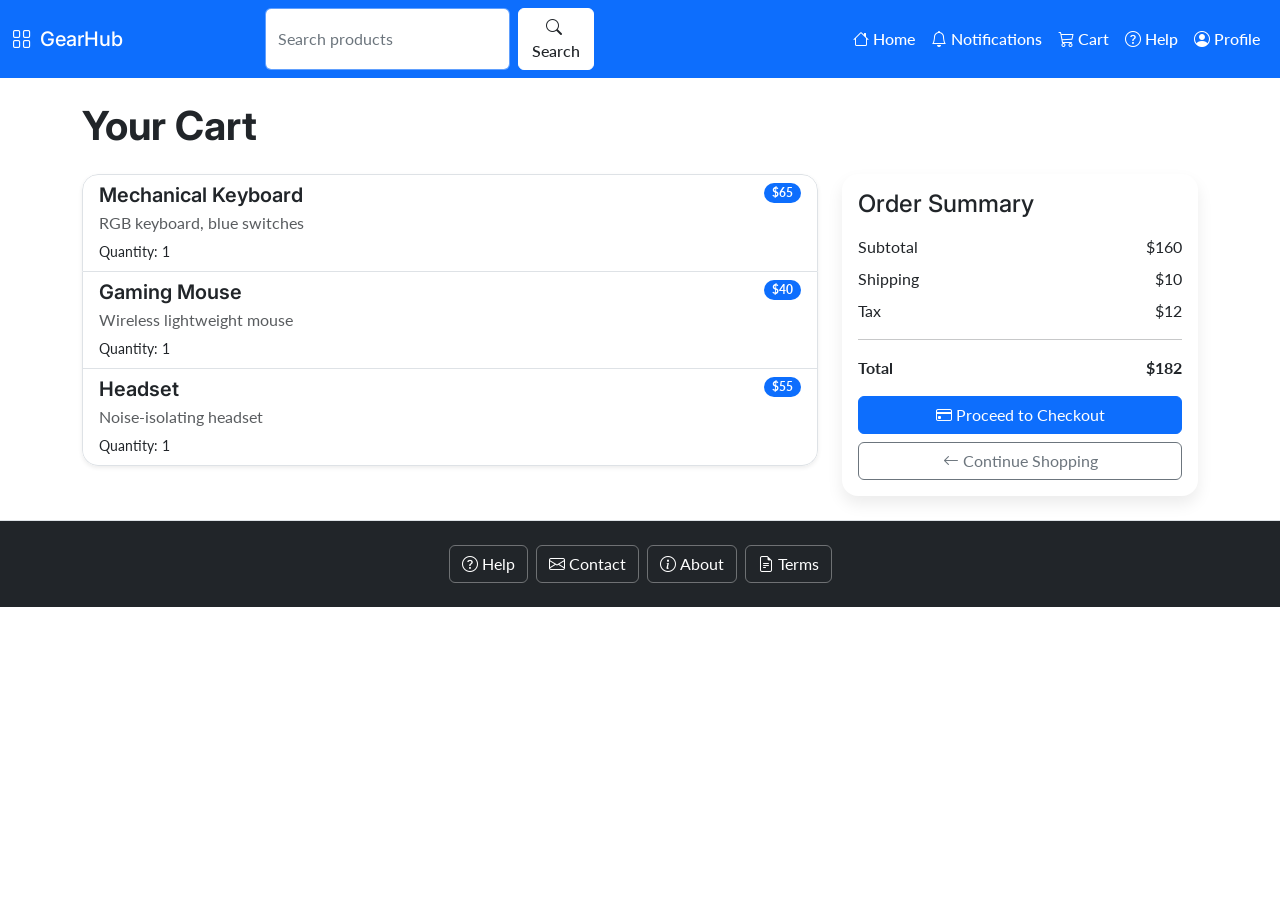
<file: cart.html>
<!DOCTYPE html>
<html lang="en">
<head>
  <meta charset="UTF-8" />
  <meta name="viewport" content="width=device-width, initial-scale=1.0" />
  <title>Cart</title>

  <link
    href="https://cdn.jsdelivr.net/npm/bootstrap@5.3.3/dist/css/bootstrap.min.css"
    rel="stylesheet"
  />
  <link
    rel="stylesheet"
    href="https://cdn.jsdelivr.net/npm/bootstrap-icons@1.11.3/font/bootstrap-icons.min.css"
  />
  <link rel="preconnect" href="https://fonts.googleapis.com" />
  <link rel="preconnect" href="https://fonts.gstatic.com" crossorigin />
  <link
    href="https://fonts.googleapis.com/css2?family=Inter:wght@600;700&family=Lato:wght@400;500&display=swap"
    rel="stylesheet"
  />

  <link rel="stylesheet" href="styles.css" />
</head>
<body>

  <nav class="navbar navbar-expand-lg navbar-dark">
    <div class="container-fluid">
      <a class="navbar-brand" href="index.html"><i class="bi bi-grid me-2"></i>GearHub</a>

      <button
        class="navbar-toggler"
        type="button"
        data-bs-toggle="collapse"
        data-bs-target="#mainNavbar"
        aria-controls="mainNavbar"
        aria-expanded="false"
        aria-label="Toggle navigation"
      >
        <span class="navbar-toggler-icon"></span>
      </button>

      <div class="collapse navbar-collapse" id="mainNavbar">
        <form class="d-flex mx-lg-auto my-2 my-lg-0" role="search">
          <input class="form-control me-2" type="search" placeholder="Search products" aria-label="Search products" />
          <button class="btn btn-search" type="submit">
            <i class="bi bi-search me-1"></i><span>Search</span>
          </button>
        </form>

        <ul class="navbar-nav ms-lg-auto mb-2 mb-lg-0">
          <li class="nav-item"><a class="nav-link" href="index.html"><i class="bi bi-house me-1"></i>Home</a></li>
          <li class="nav-item"><a class="nav-link" href="#"><i class="bi bi-bell me-1"></i>Notifications</a></li>
          <li class="nav-item"><a class="nav-link active" aria-current="page" href="cart.html"><i class="bi bi-cart3 me-1"></i>Cart</a></li>
          <li class="nav-item"><a class="nav-link" href="#"><i class="bi bi-question-circle me-1"></i>Help</a></li>
          <li class="nav-item"><a class="nav-link" href="profile.html"><i class="bi bi-person-circle me-1"></i>Profile</a></li>
        </ul>
      </div>
    </div>
  </nav>

  <main class="container my-4">
    <div class="row">
      <div class="col">
        <h1 class="mb-4">Your Cart</h1>
      </div>
    </div>

    <div class="row g-4">
      <div class="col-lg-8">
        <ul class="list-group shadow-sm rounded-4 overflow-hidden">
          <li class="list-group-item d-flex justify-content-between align-items-start">
            <div class="me-3">
              <h5 class="mb-1">Mechanical Keyboard</h5>
              <p class="mb-1 text-muted">RGB keyboard, blue switches</p>
              <small>Quantity: 1</small>
            </div>
            <span class="badge text-bg-primary rounded-pill">$65</span>
          </li>

          <li class="list-group-item d-flex justify-content-between align-items-start">
            <div class="me-3">
              <h5 class="mb-1">Gaming Mouse</h5>
              <p class="mb-1 text-muted">Wireless lightweight mouse</p>
              <small>Quantity: 1</small>
            </div>
            <span class="badge text-bg-primary rounded-pill">$40</span>
          </li>

          <li class="list-group-item d-flex justify-content-between align-items-start">
            <div class="me-3">
              <h5 class="mb-1">Headset</h5>
              <p class="mb-1 text-muted">Noise-isolating headset</p>
              <small>Quantity: 1</small>
            </div>
            <span class="badge text-bg-primary rounded-pill">$55</span>
          </li>
        </ul>
      </div>

      <div class="col-lg-4">
        <div class="card">
          <div class="card-body">
            <h2 class="h4 card-title mb-3">Order Summary</h2>

            <div class="d-flex justify-content-between mb-2">
              <span>Subtotal</span>
              <span>$160</span>
            </div>

            <div class="d-flex justify-content-between mb-2">
              <span>Shipping</span>
              <span>$10</span>
            </div>

            <div class="d-flex justify-content-between mb-3">
              <span>Tax</span>
              <span>$12</span>
            </div>

            <hr />

            <div class="d-flex justify-content-between fw-bold mb-3">
              <span>Total</span>
              <span>$182</span>
            </div>

            <div class="d-grid gap-2">
              <a href="login.html" class="btn btn-primary"><i class="bi bi-credit-card me-1"></i>Proceed to Checkout</a>
              <a href="index.html" class="btn btn-outline-secondary"><i class="bi bi-arrow-left me-1"></i>Continue Shopping</a>
            </div>
          </div>
        </div>
      </div>
    </div>
  </main>

  <footer class="footer-dark border-top py-4">
    <div class="container text-center">
      <div class="d-flex flex-wrap justify-content-center gap-2">
        <a href="#" class="btn btn-outline-light"><i class="bi bi-question-circle me-1"></i>Help</a>
        <a href="#" class="btn btn-outline-light"><i class="bi bi-envelope me-1"></i>Contact</a>
        <a href="#" class="btn btn-outline-light"><i class="bi bi-info-circle me-1"></i>About</a>
        <a href="#" class="btn btn-outline-light"><i class="bi bi-file-earmark-text me-1"></i>Terms</a>
      </div>
    </div>
  </footer>

  <script src="https://cdn.jsdelivr.net/npm/bootstrap@5.3.3/dist/js/bootstrap.bundle.min.js"></script>
</body>
</html>
</file>
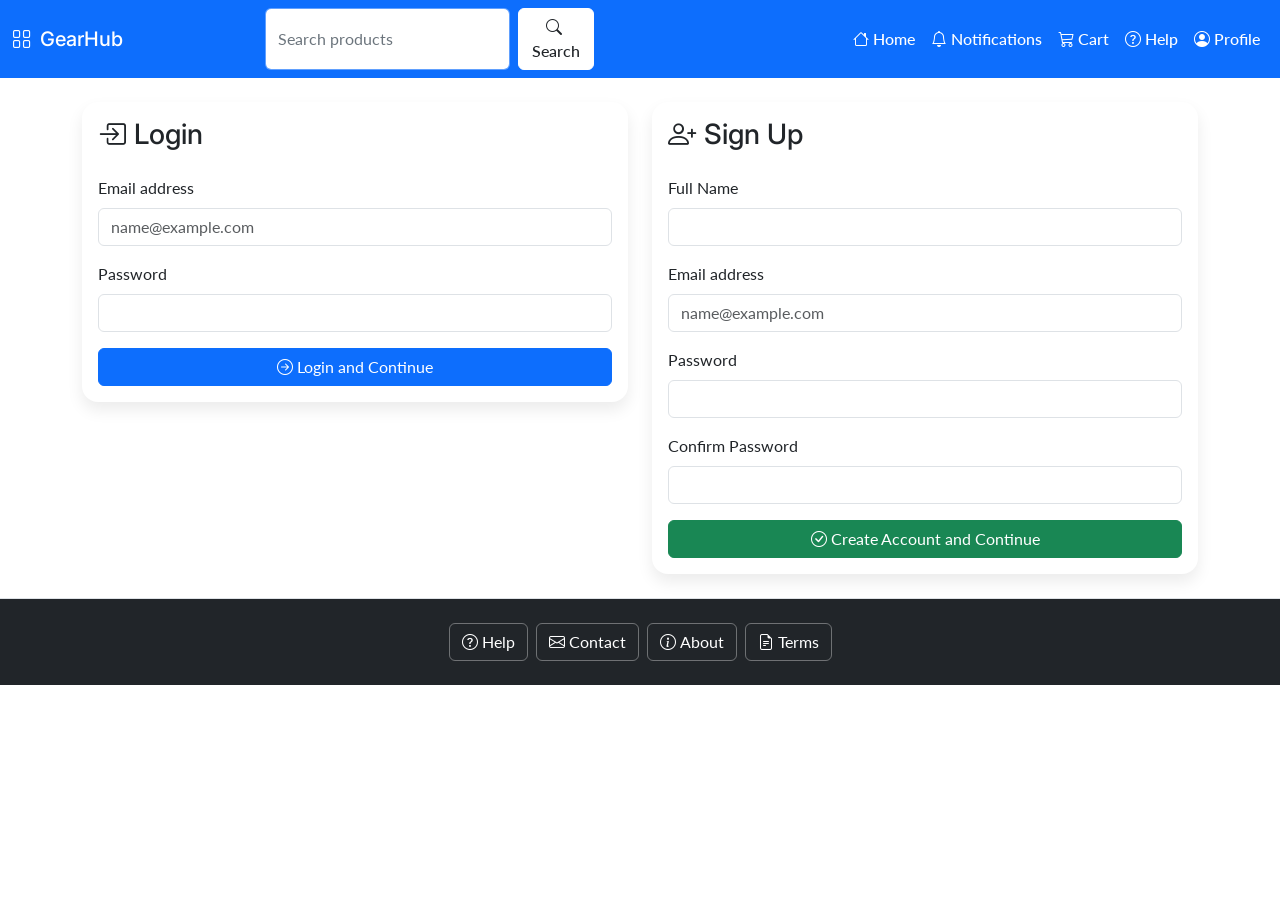
<file: login.html>
<!DOCTYPE html>
<html lang="en">

<head>
  <meta charset="UTF-8" />
  <meta name="viewport" content="width=device-width, initial-scale=1.0" />
  <title>Login / Sign Up</title>

  <link href="https://cdn.jsdelivr.net/npm/bootstrap@5.3.3/dist/css/bootstrap.min.css" rel="stylesheet" />
  <link rel="stylesheet" href="https://cdn.jsdelivr.net/npm/bootstrap-icons@1.11.3/font/bootstrap-icons.min.css" />
  <link rel="preconnect" href="https://fonts.googleapis.com" />
  <link rel="preconnect" href="https://fonts.gstatic.com" crossorigin />
  <link href="https://fonts.googleapis.com/css2?family=Inter:wght@600;700&family=Lato:wght@400;500&display=swap"
    rel="stylesheet" />

  <link rel="stylesheet" href="styles.css" />
</head>

<body>

  <nav class="navbar navbar-expand-lg navbar-dark">
    <div class="container-fluid">
      <a class="navbar-brand" href="index.html"><i class="bi bi-grid me-2"></i>GearHub</a>

      <button class="navbar-toggler" type="button" data-bs-toggle="collapse" data-bs-target="#mainNavbar"
        aria-controls="mainNavbar" aria-expanded="false" aria-label="Toggle navigation">
        <span class="navbar-toggler-icon"></span>
      </button>

      <div class="collapse navbar-collapse" id="mainNavbar">
        <form class="d-flex mx-lg-auto my-2 my-lg-0" role="search">
          <input class="form-control me-2" type="search" placeholder="Search products" aria-label="Search products" />
          <button class="btn btn-search" type="submit">
            <i class="bi bi-search me-1"></i><span>Search</span>
          </button>
        </form>

        <ul class="navbar-nav ms-lg-auto mb-2 mb-lg-0">
          <li class="nav-item"><a class="nav-link" href="index.html"><i class="bi bi-house me-1"></i>Home</a></li>
          <li class="nav-item"><a class="nav-link" href="#"><i class="bi bi-bell me-1"></i>Notifications</a></li>
          <li class="nav-item"><a class="nav-link" href="cart.html"><i class="bi bi-cart3 me-1"></i>Cart</a></li>
          <li class="nav-item"><a class="nav-link" href="#"><i class="bi bi-question-circle me-1"></i>Help</a></li>
          <li class="nav-item"><a class="nav-link" href="profile.html"><i
                class="bi bi-person-circle me-1"></i>Profile</a></li>
        </ul>
      </div>
    </div>
  </nav>

  <main class="container py-4">
    <div class="row g-4">
      <div class="col-lg-6">
        <div class="card">
          <div class="card-body">
            <h1 class="h3 mb-4"><i class="bi bi-box-arrow-in-right me-2"></i>Login</h1>

            <div id="loginAlert" class="alert alert-success alert-dismissible fade show d-none" role="alert">
              Login successful! Redirecting...
              <button type="button" class="btn-close" aria-label="Close"></button>
            </div>

            <form action="profile.html">
              <div class="mb-3">
                <label for="loginEmail" class="form-label">Email address</label>
                <input type="email" class="form-control" id="loginEmail" placeholder="name@example.com" required />
              </div>

              <div class="mb-3">
                <label for="loginPassword" class="form-label">Password</label>
                <input type="password" class="form-control" id="loginPassword" required />
              </div>

              <div class="d-grid">
                <button type="submit" class="btn btn-primary">
                  <i class="bi bi-arrow-right-circle me-1"></i>Login and Continue
                </button>
              </div>
            </form>
          </div>
        </div>
      </div>

      <div class="col-lg-6">
        <div class="card">
          <div class="card-body">
            <h2 class="h3 mb-4"><i class="bi bi-person-plus me-2"></i>Sign Up</h2>

            <div id="signupAlert" class="alert alert-success alert-dismissible fade show d-none" role="alert">
              Account created successfully! Redirecting...
              <button type="button" class="btn-close" aria-label="Close"></button>
            </div>

            <form action="profile.html">
              <div class="mb-3">
                <label for="signUpName" class="form-label">Full Name</label>
                <input type="text" class="form-control" id="signUpName" required />
              </div>

              <div class="mb-3">
                <label for="signUpEmail" class="form-label">Email address</label>
                <input type="email" class="form-control" id="signUpEmail" placeholder="name@example.com" required />
              </div>

              <div class="mb-3">
                <label for="signUpPassword" class="form-label">Password</label>
                <input type="password" class="form-control" id="signUpPassword" required />
              </div>

              <div class="mb-3">
                <label for="signUpConfirmPassword" class="form-label">Confirm Password</label>
                <input type="password" class="form-control" id="signUpConfirmPassword" required />
              </div>

              <div class="d-grid">
                <button type="submit" class="btn btn-success">
                  <i class="bi bi-check-circle me-1"></i>Create Account and Continue
                </button>
              </div>
            </form>
          </div>
        </div>
      </div>
    </div>
  </main>

  <footer class="footer-dark border-top py-4">
    <div class="container text-center">
      <div class="d-flex flex-wrap justify-content-center gap-2">
        <a href="#" class="btn btn-outline-light"><i class="bi bi-question-circle me-1"></i>Help</a>
        <a href="#" class="btn btn-outline-light"><i class="bi bi-envelope me-1"></i>Contact</a>
        <a href="#" class="btn btn-outline-light"><i class="bi bi-info-circle me-1"></i>About</a>
        <a href="#" class="btn btn-outline-light"><i class="bi bi-file-earmark-text me-1"></i>Terms</a>
      </div>
    </div>
  </footer>

  <script src="https://cdn.jsdelivr.net/npm/bootstrap@5.3.3/dist/js/bootstrap.bundle.min.js"></script>

  <script>
    const forms = document.querySelectorAll('form[action="payment.html"]');

    const loginForm = forms[0];
    const signupForm = forms[1];

    const loginAlert = document.getElementById('loginAlert');
    const signupAlert = document.getElementById('signupAlert');

    // Login page - show alert and redirect after 1 second
    loginForm.addEventListener('submit', (e) => {
      e.preventDefault();
      loginAlert.classList.remove('d-none');

      setTimeout(() => {
        window.location.href = loginForm.getAttribute('action');
      }, 1000);
    });

    // Signup page - show alert and redirect after 1 second
    signupForm.addEventListener('submit', (e) => {
      e.preventDefault();
      signupAlert.classList.remove('d-none');

      setTimeout(() => {
        window.location.href = signupForm.getAttribute('action');
      }, 1000);
    });
  </script>

</body>
</html>
</file>
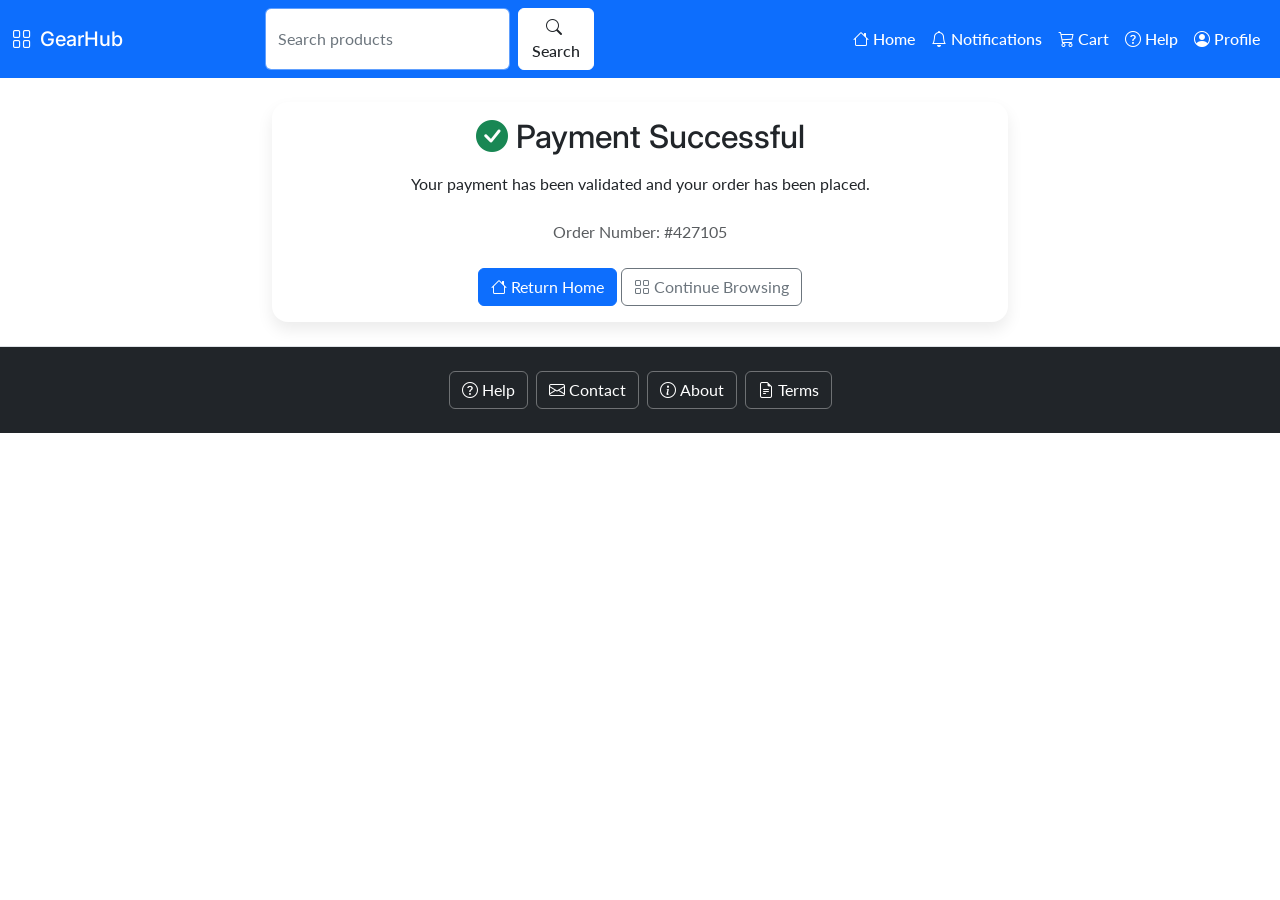
<file: payment-validation.html>
<!DOCTYPE html>
<html lang="en">
<head>
  <meta charset="UTF-8" />
  <meta name="viewport" content="width=device-width, initial-scale=1.0" />
  <title>Payment Confirmation</title>

  <link
    href="https://cdn.jsdelivr.net/npm/bootstrap@5.3.3/dist/css/bootstrap.min.css"
    rel="stylesheet"
  />
  <link
    rel="stylesheet"
    href="https://cdn.jsdelivr.net/npm/bootstrap-icons@1.11.3/font/bootstrap-icons.min.css"
  />
  <link rel="preconnect" href="https://fonts.googleapis.com" />
  <link rel="preconnect" href="https://fonts.gstatic.com" crossorigin />
  <link
    href="https://fonts.googleapis.com/css2?family=Inter:wght@600;700&family=Lato:wght@400;500&display=swap"
    rel="stylesheet"
  />

  <link rel="stylesheet" href="styles.css" />
</head>
<body>

  <nav class="navbar navbar-expand-lg navbar-dark">
    <div class="container-fluid">
      <a class="navbar-brand" href="index.html"><i class="bi bi-grid me-2"></i>GearHub</a>

      <button
        class="navbar-toggler"
        type="button"
        data-bs-toggle="collapse"
        data-bs-target="#mainNavbar"
        aria-controls="mainNavbar"
        aria-expanded="false"
        aria-label="Toggle navigation"
      >
        <span class="navbar-toggler-icon"></span>
      </button>

      <div class="collapse navbar-collapse" id="mainNavbar">
        <form class="d-flex mx-lg-auto my-2 my-lg-0" role="search">
          <input class="form-control me-2" type="search" placeholder="Search products" aria-label="Search products" />
          <button class="btn btn-search" type="submit">
            <i class="bi bi-search me-1"></i><span>Search</span>
          </button>
        </form>

        <ul class="navbar-nav ms-lg-auto mb-2 mb-lg-0">
          <li class="nav-item"><a class="nav-link" href="index.html"><i class="bi bi-house me-1"></i>Home</a></li>
          <li class="nav-item"><a class="nav-link" href="#"><i class="bi bi-bell me-1"></i>Notifications</a></li>
          <li class="nav-item"><a class="nav-link" href="cart.html"><i class="bi bi-cart3 me-1"></i>Cart</a></li>
          <li class="nav-item"><a class="nav-link" href="#"><i class="bi bi-question-circle me-1"></i>Help</a></li>
          <li class="nav-item"><a class="nav-link" href="profile.html"><i class="bi bi-person-circle me-1"></i>Profile</a></li>
        </ul>
      </div>
    </div>
  </nav>

  <main class="container py-4">
    <div class="row justify-content-center">
      <div class="col-lg-8">
        <div class="card text-center">
          <div class="card-body">
            <h1 class="h2 mb-3"><i class="bi bi-check-circle-fill text-success me-2"></i>Payment Successful</h1>
            <p class="mb-4">Your payment has been validated and your order has been placed.</p>
            <p class="text-muted">Order Number: #427105</p>

            <div class="d-grid gap-2 d-md-block mt-4">
              <a href="index.html" class="btn btn-primary"><i class="bi bi-house me-1"></i>Return Home</a>
              <a href="search_browse_listings.html" class="btn btn-outline-secondary"><i class="bi bi-grid me-1"></i>Continue Browsing</a>
            </div>
          </div>
        </div>
      </div>
    </div>
  </main>

  <footer class="footer-dark border-top py-4">
    <div class="container text-center">
      <div class="d-flex flex-wrap justify-content-center gap-2">
        <a href="#" class="btn btn-outline-light"><i class="bi bi-question-circle me-1"></i>Help</a>
        <a href="#" class="btn btn-outline-light"><i class="bi bi-envelope me-1"></i>Contact</a>
        <a href="#" class="btn btn-outline-light"><i class="bi bi-info-circle me-1"></i>About</a>
        <a href="#" class="btn btn-outline-light"><i class="bi bi-file-earmark-text me-1"></i>Terms</a>
      </div>
    </div>
  </footer>

  <script src="https://cdn.jsdelivr.net/npm/bootstrap@5.3.3/dist/js/bootstrap.bundle.min.js"></script>
</body>
</html>
</file>
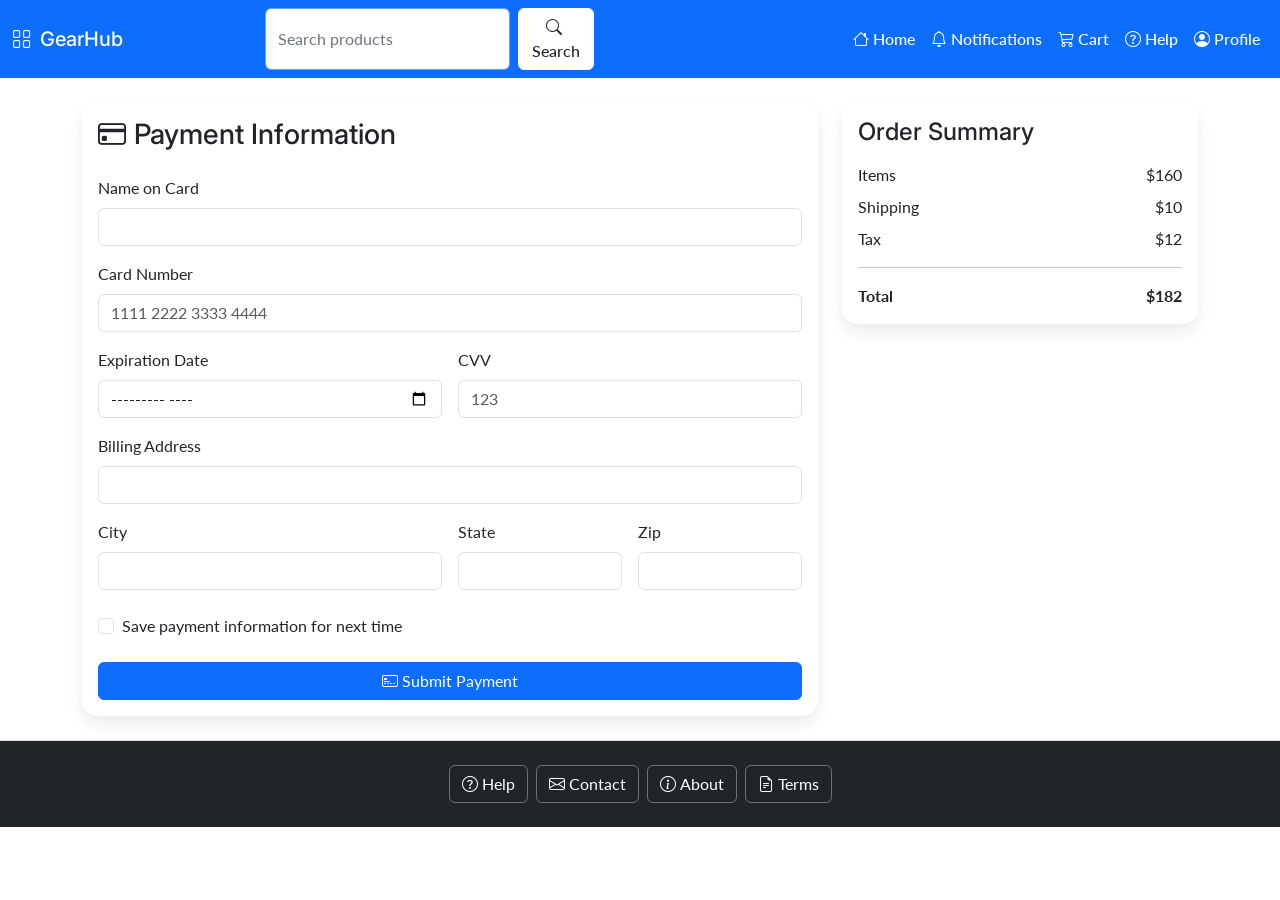
<file: payment.html>
<!DOCTYPE html>
<html lang="en">
<head>
  <meta charset="UTF-8" />
  <meta name="viewport" content="width=device-width, initial-scale=1.0" />
  <title>Payment</title>

  <link
    href="https://cdn.jsdelivr.net/npm/bootstrap@5.3.3/dist/css/bootstrap.min.css"
    rel="stylesheet"
  />
  <link
    rel="stylesheet"
    href="https://cdn.jsdelivr.net/npm/bootstrap-icons@1.11.3/font/bootstrap-icons.min.css"
  />
  <link rel="preconnect" href="https://fonts.googleapis.com" />
  <link rel="preconnect" href="https://fonts.gstatic.com" crossorigin />
  <link
    href="https://fonts.googleapis.com/css2?family=Inter:wght@600;700&family=Lato:wght@400;500&display=swap"
    rel="stylesheet"
  />

  <link rel="stylesheet" href="styles.css" />
</head>
<body>

  <nav class="navbar navbar-expand-lg navbar-dark">
    <div class="container-fluid">
      <a class="navbar-brand" href="index.html"><i class="bi bi-grid me-2"></i>GearHub</a>

      <button
        class="navbar-toggler"
        type="button"
        data-bs-toggle="collapse"
        data-bs-target="#mainNavbar"
        aria-controls="mainNavbar"
        aria-expanded="false"
        aria-label="Toggle navigation"
      >
        <span class="navbar-toggler-icon"></span>
      </button>

      <div class="collapse navbar-collapse" id="mainNavbar">
        <form class="d-flex mx-lg-auto my-2 my-lg-0" role="search">
          <input class="form-control me-2" type="search" placeholder="Search products" aria-label="Search products" />
          <button class="btn btn-search" type="submit">
            <i class="bi bi-search me-1"></i><span>Search</span>
          </button>
        </form>

        <ul class="navbar-nav ms-lg-auto mb-2 mb-lg-0">
          <li class="nav-item"><a class="nav-link" href="index.html"><i class="bi bi-house me-1"></i>Home</a></li>
          <li class="nav-item"><a class="nav-link" href="#"><i class="bi bi-bell me-1"></i>Notifications</a></li>
          <li class="nav-item"><a class="nav-link" href="cart.html"><i class="bi bi-cart3 me-1"></i>Cart</a></li>
          <li class="nav-item"><a class="nav-link" href="#"><i class="bi bi-question-circle me-1"></i>Help</a></li>
          <li class="nav-item"><a class="nav-link" href="profile.html"><i class="bi bi-person-circle me-1"></i>Profile</a></li>
        </ul>
      </div>
    </div>
  </nav>

  <main class="container py-4">
    <div class="row g-4">
      <div class="col-lg-8">
        <div class="card">
          <div class="card-body">
            <h1 class="h3 mb-4"><i class="bi bi-credit-card me-2"></i>Payment Information</h1>

            <div id="paymentAlert" class="alert alert-dismissible fade show d-none" role="alert">
              <span id="paymentAlertMessage"></span>
              <button type="button" class="btn-close" aria-label="Close"></button>
            </div>

            <form id="paymentForm" action="payment-validation.html" novalidate>
              <div class="row g-3">
                <div class="col-12">
                  <label for="cardName" class="form-label">Name on Card</label>
                  <input type="text" class="form-control" id="cardName" required />
                  <div class="invalid-feedback">Enter the full name shown on your card.</div>
                </div>

                <div class="col-12">
                  <label for="cardNumber" class="form-label">Card Number</label>
                  <input type="text" class="form-control" id="cardNumber" placeholder="1111 2222 3333 4444" required />
                  <div class="invalid-feedback">Card number must be 16 digits.</div>
                </div>

                <div class="col-md-6">
                  <label for="expDate" class="form-label">Expiration Date</label>
                  <input type="month" class="form-control" id="expDate" required />
                  <div class="invalid-feedback">Use a valid month that is not in the past.</div>
                </div>

                <div class="col-md-6">
                  <label for="cvv" class="form-label">CVV</label>
                  <input type="text" class="form-control" id="cvv" placeholder="123" required />
                  <div class="invalid-feedback">CVV must be 3 or 4 digits.</div>
                </div>

                <div class="col-12">
                  <label for="billingAddress" class="form-label">Billing Address</label>
                  <input type="text" class="form-control" id="billingAddress" required />
                  <div class="invalid-feedback">Billing address is required.</div>
                </div>

                <div class="col-md-6">
                  <label for="city" class="form-label">City</label>
                  <input type="text" class="form-control" id="city" required />
                  <div class="invalid-feedback">City is required.</div>
                </div>

                <div class="col-md-3">
                  <label for="state" class="form-label">State</label>
                  <input type="text" class="form-control" id="state" required />
                  <div class="invalid-feedback">State must be a 2-letter code.</div>
                </div>

                <div class="col-md-3">
                  <label for="zip" class="form-label">Zip</label>
                  <input type="text" class="form-control" id="zip" required />
                  <div class="invalid-feedback">ZIP code must be 5 digits.</div>
                </div>
              </div>

              <div class="form-check mt-4">
                <input class="form-check-input" type="checkbox" value="" id="saveInfo" />
                <label class="form-check-label" for="saveInfo">
                  Save payment information for next time
                </label>
              </div>

              <div class="mt-4 d-grid">
                <button id="submitPaymentBtn" type="submit" class="btn btn-primary">
                  <i class="bi bi-credit-card-2-front me-1"></i>Submit Payment
                </button>
              </div>
            </form>
          </div>
        </div>
      </div>

      <div class="col-lg-4">
        <div class="card">
          <div class="card-body">
            <h2 class="h4 mb-3">Order Summary</h2>

            <div class="d-flex justify-content-between mb-2">
              <span>Items</span>
              <span>$160</span>
            </div>

            <div class="d-flex justify-content-between mb-2">
              <span>Shipping</span>
              <span>$10</span>
            </div>

            <div class="d-flex justify-content-between mb-3">
              <span>Tax</span>
              <span>$12</span>
            </div>

            <hr />

            <div class="d-flex justify-content-between fw-bold">
              <span>Total</span>
              <span>$182</span>
            </div>
          </div>
        </div>
      </div>
    </div>
  </main>

  <footer class="footer-dark border-top py-4">
    <div class="container text-center">
      <div class="d-flex flex-wrap justify-content-center gap-2">
        <a href="#" class="btn btn-outline-light"><i class="bi bi-question-circle me-1"></i>Help</a>
        <a href="#" class="btn btn-outline-light"><i class="bi bi-envelope me-1"></i>Contact</a>
        <a href="#" class="btn btn-outline-light"><i class="bi bi-info-circle me-1"></i>About</a>
        <a href="#" class="btn btn-outline-light"><i class="bi bi-file-earmark-text me-1"></i>Terms</a>
      </div>
    </div>
  </footer>

  <script src="https://cdn.jsdelivr.net/npm/bootstrap@5.3.3/dist/js/bootstrap.bundle.min.js"></script>
  <script>
    const paymentForm = document.getElementById('paymentForm');
    const cardName = document.getElementById('cardName');
    const cardNumber = document.getElementById('cardNumber');
    const expDate = document.getElementById('expDate');
    const cvv = document.getElementById('cvv');
    const billingAddress = document.getElementById('billingAddress');
    const city = document.getElementById('city');
    const state = document.getElementById('state');
    const zip = document.getElementById('zip');
    const submitPaymentBtn = document.getElementById('submitPaymentBtn');
    const paymentAlert = document.getElementById('paymentAlert');
    const paymentAlertMessage = document.getElementById('paymentAlertMessage');
    const alertCloseBtn = paymentAlert.querySelector('.btn-close');

    function showAlert(message, type) {
      paymentAlert.classList.remove('d-none', 'alert-danger', 'alert-success');
      paymentAlert.classList.add(type === 'success' ? 'alert-success' : 'alert-danger');
      paymentAlertMessage.textContent = message;
    }

    function hideAlert() {
      paymentAlert.classList.add('d-none');
    }

    function setValidity(input, isValid) {
      input.classList.toggle('is-valid', isValid);
      input.classList.toggle('is-invalid', !isValid);
      return isValid;
    }

    function validateName() {
      return setValidity(cardName, cardName.value.trim().length >= 2);
    }

    function validateCardNumber() {
      const digits = cardNumber.value.replace(/\D/g, '');
      return setValidity(cardNumber, /^\d{16}$/.test(digits));
    }

    function validateExpDate() {
      if (!expDate.value) {
        return setValidity(expDate, false);
      }

      const [year, month] = expDate.value.split('-').map(Number);
      const selected = new Date(year, month - 1, 1);
      const now = new Date();
      const currentMonth = new Date(now.getFullYear(), now.getMonth(), 1);
      return setValidity(expDate, selected >= currentMonth);
    }

    function validateCvv() {
      return setValidity(cvv, /^\d{3,4}$/.test(cvv.value.trim()));
    }

    function validateBillingAddress() {
      return setValidity(billingAddress, billingAddress.value.trim().length > 4);
    }

    function validateCity() {
      return setValidity(city, city.value.trim().length >= 2);
    }

    function validateState() {
      return setValidity(state, /^[A-Za-z]{2}$/.test(state.value.trim()));
    }

    function validateZip() {
      return setValidity(zip, /^\d{5}$/.test(zip.value.trim()));
    }

    function validateAll() {
      return [
        validateName(),
        validateCardNumber(),
        validateExpDate(),
        validateCvv(),
        validateBillingAddress(),
        validateCity(),
        validateState(),
        validateZip()
      ].every(Boolean);
    }

    alertCloseBtn.addEventListener('click', hideAlert);

    cardNumber.addEventListener('input', () => {
      const digits = cardNumber.value.replace(/\D/g, '').slice(0, 16);
      cardNumber.value = digits.replace(/(\d{4})(?=\d)/g, '$1 ').trim();
      validateCardNumber();
    });

    cvv.addEventListener('input', () => {
      cvv.value = cvv.value.replace(/\D/g, '').slice(0, 4);
      validateCvv();
    });

    zip.addEventListener('input', () => {
      zip.value = zip.value.replace(/\D/g, '').slice(0, 5);
      validateZip();
    });

    [cardName, expDate, billingAddress, city, state].forEach((input) => {
      input.addEventListener('input', () => {
        hideAlert();
      });
    });

    cardName.addEventListener('input', validateName);
    expDate.addEventListener('change', validateExpDate);
    billingAddress.addEventListener('input', validateBillingAddress);
    city.addEventListener('input', validateCity);
    state.addEventListener('input', validateState);

    paymentForm.addEventListener('submit', (event) => {
      event.preventDefault();
      hideAlert();

      const isValid = validateAll();

      if (!isValid) {
        showAlert('Please fix the highlighted fields before submitting your payment.', 'error');
        return;
      }

      showAlert('Payment details verified. Redirecting to confirmation...', 'success');
      submitPaymentBtn.disabled = true;
      submitPaymentBtn.innerHTML = '<span class="spinner-border spinner-border-sm me-2" aria-hidden="true"></span>Processing...';

      setTimeout(() => {
        window.location.href = paymentForm.getAttribute('action');
      }, 800);
    });
  </script>
</body>
</html>
</file>
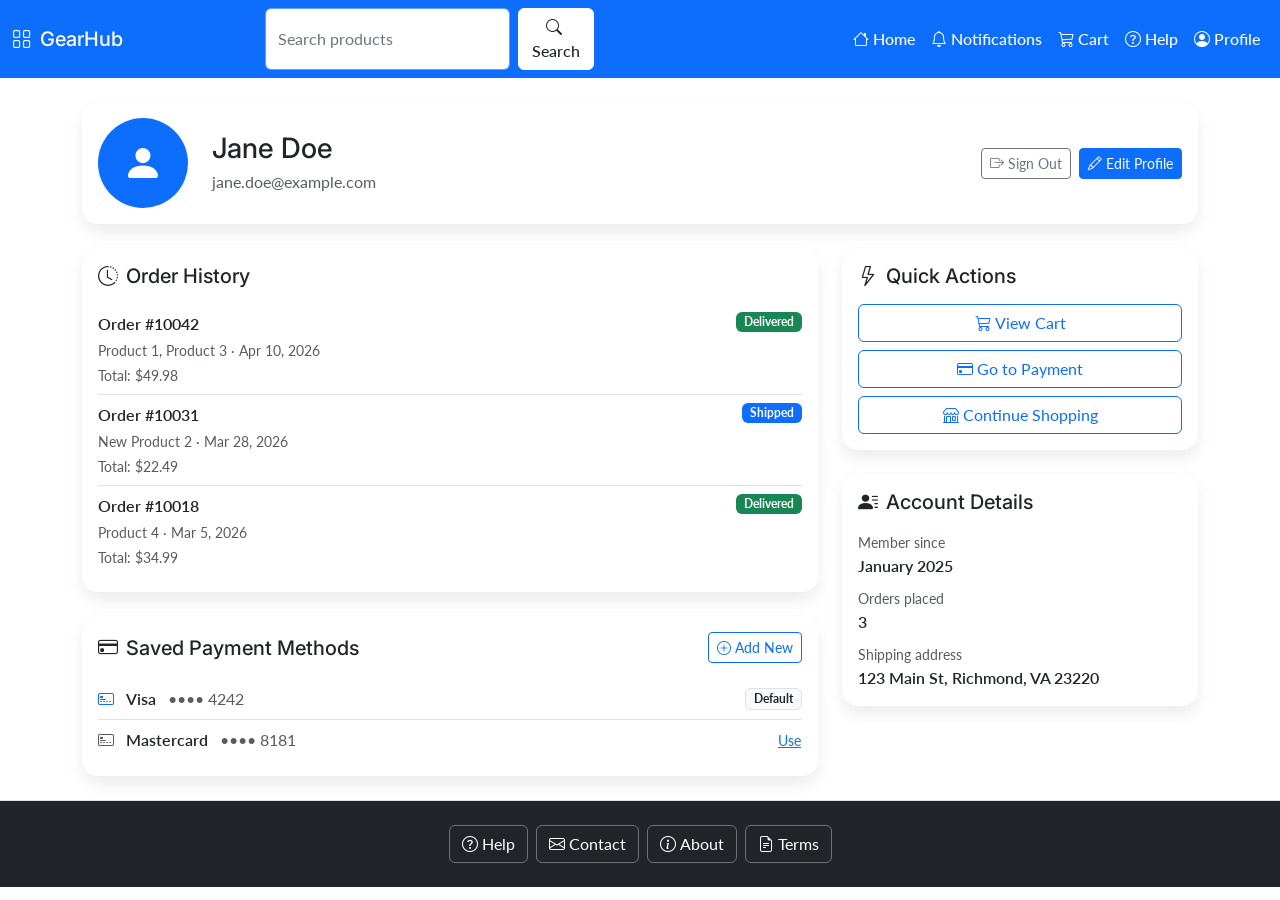
<file: profile.html>
<!DOCTYPE html>
<html lang="en">

<head>
  <meta charset="UTF-8" />
  <meta name="viewport" content="width=device-width, initial-scale=1.0" />
  <title>My Profile – GearHub</title>

  <link href="https://cdn.jsdelivr.net/npm/bootstrap@5.3.3/dist/css/bootstrap.min.css" rel="stylesheet" />
  <link rel="stylesheet" href="https://cdn.jsdelivr.net/npm/bootstrap-icons@1.11.3/font/bootstrap-icons.min.css" />
  <link rel="preconnect" href="https://fonts.googleapis.com" />
  <link rel="preconnect" href="https://fonts.gstatic.com" crossorigin />
  <link href="https://fonts.googleapis.com/css2?family=Inter:wght@600;700&family=Lato:wght@400;500&display=swap"
    rel="stylesheet" />

  <link rel="stylesheet" href="styles.css" />

  <style>
    .avatar-circle {
      width: 90px;
      height: 90px;
      border-radius: 50%;
      background-color: var(--primary-color);
      display: flex;
      align-items: center;
      justify-content: center;
      font-size: 2.5rem;
      color: #fff;
    }

    .order-badge {
      font-size: 0.75rem;
    }
  </style>
</head>

<body>

  <nav class="navbar navbar-expand-lg navbar-dark">
    <div class="container-fluid">
      <a class="navbar-brand" href="index.html"><i class="bi bi-grid me-2"></i>GearHub</a>

      <button class="navbar-toggler" type="button" data-bs-toggle="collapse" data-bs-target="#mainNavbar"
        aria-controls="mainNavbar" aria-expanded="false" aria-label="Toggle navigation">
        <span class="navbar-toggler-icon"></span>
      </button>

      <div class="collapse navbar-collapse" id="mainNavbar">
        <form class="d-flex mx-lg-auto my-2 my-lg-0" role="search">
          <input class="form-control me-2" type="search" placeholder="Search products" aria-label="Search products" />
          <button class="btn btn-search" type="submit">
            <i class="bi bi-search me-1"></i><span>Search</span>
          </button>
        </form>

        <ul class="navbar-nav ms-lg-auto mb-2 mb-lg-0">
          <li class="nav-item"><a class="nav-link" href="index.html"><i class="bi bi-house me-1"></i>Home</a></li>
          <li class="nav-item"><a class="nav-link" href="#"><i class="bi bi-bell me-1"></i>Notifications</a></li>
          <li class="nav-item"><a class="nav-link" href="cart.html"><i class="bi bi-cart3 me-1"></i>Cart</a></li>
          <li class="nav-item"><a class="nav-link" href="#"><i class="bi bi-question-circle me-1"></i>Help</a></li>
          <li class="nav-item"><a class="nav-link active" aria-current="page" href="profile.html"><i
                class="bi bi-person-circle me-1"></i>Profile</a></li>
        </ul>
      </div>
    </div>
  </nav>

  <main class="container py-4">

    <!-- Profile Header -->
    <div class="card mb-4">
      <div class="card-body d-flex flex-column flex-sm-row align-items-center gap-4">
        <div class="avatar-circle flex-shrink-0">
          <i class="bi bi-person-fill"></i>
        </div>
        <div class="flex-grow-1 text-center text-sm-start">
          <h1 class="h3 mb-1" id="profileName">Jane Doe</h1>
          <p class="text-secondary mb-0" id="profileEmail">jane.doe@example.com</p>
        </div>
        <div class="d-flex flex-wrap gap-2 justify-content-center">
          <a href="login.html" class="btn btn-outline-secondary btn-sm">
            <i class="bi bi-box-arrow-right me-1"></i>Sign Out
          </a>
          <button class="btn btn-primary btn-sm" data-bs-toggle="modal" data-bs-target="#editProfileModal">
            <i class="bi bi-pencil me-1"></i>Edit Profile
          </button>
        </div>
      </div>
    </div>

    <div class="row g-4">

      <!-- Left column -->
      <div class="col-lg-8">

        <!-- Order History -->
        <div class="card mb-4">
          <div class="card-body">
            <h2 class="h5 mb-3"><i class="bi bi-clock-history me-2"></i>Order History</h2>

            <div class="list-group list-group-flush">
              <div class="list-group-item px-0">
                <div class="d-flex justify-content-between align-items-start">
                  <div>
                    <p class="mb-1 fw-semibold">Order #10042</p>
                    <p class="mb-0 text-secondary small">Product 1, Product 3 &middot; Apr 10, 2026</p>
                  </div>
                  <span class="badge bg-success order-badge">Delivered</span>
                </div>
                <p class="mb-0 text-secondary small mt-1">Total: $49.98</p>
              </div>

              <div class="list-group-item px-0">
                <div class="d-flex justify-content-between align-items-start">
                  <div>
                    <p class="mb-1 fw-semibold">Order #10031</p>
                    <p class="mb-0 text-secondary small">New Product 2 &middot; Mar 28, 2026</p>
                  </div>
                  <span class="badge bg-primary order-badge">Shipped</span>
                </div>
                <p class="mb-0 text-secondary small mt-1">Total: $22.49</p>
              </div>

              <div class="list-group-item px-0">
                <div class="d-flex justify-content-between align-items-start">
                  <div>
                    <p class="mb-1 fw-semibold">Order #10018</p>
                    <p class="mb-0 text-secondary small">Product 4 &middot; Mar 5, 2026</p>
                  </div>
                  <span class="badge bg-success order-badge">Delivered</span>
                </div>
                <p class="mb-0 text-secondary small mt-1">Total: $34.99</p>
              </div>
            </div>
          </div>
        </div>

        <!-- Saved Payment Methods -->
        <div class="card">
          <div class="card-body">
            <div class="d-flex justify-content-between align-items-center mb-3">
              <h2 class="h5 mb-0"><i class="bi bi-credit-card me-2"></i>Saved Payment Methods</h2>
              <a href="payment.html" class="btn btn-outline-primary btn-sm">
                <i class="bi bi-plus-circle me-1"></i>Add New
              </a>
            </div>

            <div class="list-group list-group-flush">
              <div class="list-group-item px-0 d-flex justify-content-between align-items-center">
                <div>
                  <i class="bi bi-credit-card-2-front me-2 text-primary"></i>
                  <span class="fw-semibold">Visa</span>
                  <span class="text-secondary ms-2">&bull;&bull;&bull;&bull; 4242</span>
                </div>
                <span class="badge bg-light text-dark border">Default</span>
              </div>
              <div class="list-group-item px-0 d-flex justify-content-between align-items-center">
                <div>
                  <i class="bi bi-credit-card-2-front me-2 text-secondary"></i>
                  <span class="fw-semibold">Mastercard</span>
                  <span class="text-secondary ms-2">&bull;&bull;&bull;&bull; 8181</span>
                </div>
                <a href="payment.html" class="btn btn-link btn-sm p-0 text-primary">Use</a>
              </div>
            </div>
          </div>
        </div>

      </div>

      <!-- Right column -->
      <div class="col-lg-4">

        <!-- Quick Actions -->
        <div class="card mb-4">
          <div class="card-body">
            <h2 class="h5 mb-3"><i class="bi bi-lightning me-2"></i>Quick Actions</h2>
            <div class="d-grid gap-2">
              <a href="cart.html" class="btn btn-outline-primary">
                <i class="bi bi-cart3 me-1"></i>View Cart
              </a>
              <a href="payment.html" class="btn btn-outline-primary">
                <i class="bi bi-credit-card me-1"></i>Go to Payment
              </a>
              <a href="index.html" class="btn btn-outline-primary">
                <i class="bi bi-shop me-1"></i>Continue Shopping
              </a>
            </div>
          </div>
        </div>

        <!-- Account Details -->
        <div class="card">
          <div class="card-body">
            <h2 class="h5 mb-3"><i class="bi bi-person-lines-fill me-2"></i>Account Details</h2>
            <ul class="list-unstyled mb-0">
              <li class="mb-2">
                <span class="text-secondary small">Member since</span><br />
                <span class="fw-semibold">January 2025</span>
              </li>
              <li class="mb-2">
                <span class="text-secondary small">Orders placed</span><br />
                <span class="fw-semibold">3</span>
              </li>
              <li>
                <span class="text-secondary small">Shipping address</span><br />
                <span class="fw-semibold">123 Main St, Richmond, VA 23220</span>
              </li>
            </ul>
          </div>
        </div>

      </div>
    </div>
  </main>

  <!-- Edit Profile Modal -->
  <div class="modal fade" id="editProfileModal" tabindex="-1" aria-labelledby="editProfileModalLabel" aria-hidden="true">
    <div class="modal-dialog">
      <div class="modal-content">
        <div class="modal-header">
          <h3 class="modal-title h5" id="editProfileModalLabel"><i class="bi bi-pencil me-2"></i>Edit Profile</h3>
          <button type="button" class="btn-close" data-bs-dismiss="modal" aria-label="Close"></button>
        </div>
        <div class="modal-body">
          <div id="editProfileAlert" class="alert alert-success d-none" role="alert">
            Profile updated successfully!
          </div>
          <form id="editProfileForm">
            <div class="mb-3">
              <label for="editName" class="form-label">Full Name</label>
              <input type="text" class="form-control" id="editName" value="Jane Doe" required />
            </div>
            <div class="mb-3">
              <label for="editEmail" class="form-label">Email address</label>
              <input type="email" class="form-control" id="editEmail" value="jane.doe@example.com" required />
            </div>
            <div class="mb-3">
              <label for="editAddress" class="form-label">Shipping Address</label>
              <input type="text" class="form-control" id="editAddress" value="123 Main St, Richmond, VA 23220" />
            </div>
            <hr />
            <p class="text-secondary small mb-2">Leave blank to keep current password</p>
            <div class="mb-3">
              <label for="editPassword" class="form-label">New Password</label>
              <input type="password" class="form-control" id="editPassword" />
            </div>
            <div class="mb-3">
              <label for="editConfirmPassword" class="form-label">Confirm New Password</label>
              <input type="password" class="form-control" id="editConfirmPassword" />
            </div>
          </form>
        </div>
        <div class="modal-footer">
          <button type="button" class="btn btn-secondary" data-bs-dismiss="modal">Cancel</button>
          <button type="button" class="btn btn-primary" id="saveProfileBtn">
            <i class="bi bi-check-circle me-1"></i>Save Changes
          </button>
        </div>
      </div>
    </div>
  </div>

  <footer class="footer-dark border-top py-4">
    <div class="container text-center">
      <div class="d-flex flex-wrap justify-content-center gap-2">
        <a href="#" class="btn btn-outline-light"><i class="bi bi-question-circle me-1"></i>Help</a>
        <a href="#" class="btn btn-outline-light"><i class="bi bi-envelope me-1"></i>Contact</a>
        <a href="#" class="btn btn-outline-light"><i class="bi bi-info-circle me-1"></i>About</a>
        <a href="#" class="btn btn-outline-light"><i class="bi bi-file-earmark-text me-1"></i>Terms</a>
      </div>
    </div>
  </footer>

  <script src="https://cdn.jsdelivr.net/npm/bootstrap@5.3.3/dist/js/bootstrap.bundle.min.js"></script>

  <script>
    const saveProfileBtn = document.getElementById('saveProfileBtn');
    const editProfileAlert = document.getElementById('editProfileAlert');
    const profileName = document.getElementById('profileName');
    const profileEmail = document.getElementById('profileEmail');

    saveProfileBtn.addEventListener('click', () => {
      const name = document.getElementById('editName').value.trim();
      const email = document.getElementById('editEmail').value.trim();
      const password = document.getElementById('editPassword').value;
      const confirmPassword = document.getElementById('editConfirmPassword').value;

      if (!name || !email) return;

      if (password && password !== confirmPassword) {
        editProfileAlert.textContent = 'Passwords do not match.';
        editProfileAlert.classList.remove('d-none', 'alert-success');
        editProfileAlert.classList.add('alert-danger');
        return;
      }

      profileName.textContent = name;
      profileEmail.textContent = email;

      editProfileAlert.textContent = 'Profile updated successfully!';
      editProfileAlert.classList.remove('d-none', 'alert-danger');
      editProfileAlert.classList.add('alert-success');

      setTimeout(() => {
        const modal = bootstrap.Modal.getInstance(document.getElementById('editProfileModal'));
        modal.hide();
        editProfileAlert.classList.add('d-none');
      }, 1200);
    });
  </script>

</body>
</html>
</file>
<file: styles.css>
/* ===== GearHub — Shared Stylesheet ===== */

/* --- Custom Properties --- */
:root {
  --primary-color: #0d6efd;
  --secondary-color: #6c757d;
  --background-color: #ffffff;
  --footer-bg: #212529;
  --text-main: #212529;
}

/* --- Base Typography --- */
body {
  background-color: var(--background-color);
  color: var(--text-main);
  font-family: 'Lato', sans-serif;
}

h1, h2, h3, h4, h5, h6,
.navbar-brand {
  font-family: 'Inter', sans-serif;
}

h1, h2, h3 {
  font-weight: 700;
}

h4, h5, h6 {
  font-weight: 600;
}

/* --- Navbar --- */
.navbar {
  background-color: var(--primary-color) !important;
}

.navbar .nav-link,
.navbar .navbar-brand {
  color: #ffffff !important;
  font-weight: 500;
}

.navbar .nav-link:hover,
.navbar .nav-link:focus {
  color: #eaf2ff !important;
}

.navbar .form-control {
  background-color: #ffffff;
  color: #212529;
  border-color: rgba(255, 255, 255, 0.35);
}

.navbar .form-control::placeholder {
  color: #6c757d;
  opacity: 1;
}

.navbar .form-control:focus {
  color: #212529;
  background-color: #ffffff;
  border-color: #ffffff;
  box-shadow: 0 0 0 0.25rem rgba(13, 110, 253, 0.25);
}

.navbar .btn-search {
  background-color: #ffffff;
  color: #212529;
  border: 1px solid #ffffff;
  font-weight: 500;
}

.navbar .btn-search i,
.navbar .btn-search span {
  color: #212529;
}

.navbar .btn-search:hover,
.navbar .btn-search:focus {
  background-color: #f8f9fa;
  color: #212529;
  border-color: #f8f9fa;
}

/* --- Cards --- */
.card {
  border: none;
  border-radius: 1rem;
  box-shadow: 0 0.5rem 1rem rgba(0, 0, 0, 0.08);
}

/* --- Footer --- */
.footer-dark {
  background-color: var(--footer-bg);
}

.footer-dark .btn {
  color: #ffffff;
  border-color: rgba(255, 255, 255, 0.35);
}

.footer-dark .btn:hover {
  background-color: rgba(255, 255, 255, 0.08);
  color: #ffffff;
}

/* --- Accessibility: WCAG AA contrast overrides --- */
.text-secondary {
  color: #595c5f !important;
}

.seller-box .text-secondary {
  color: #595c5f !important;
}
</file>
